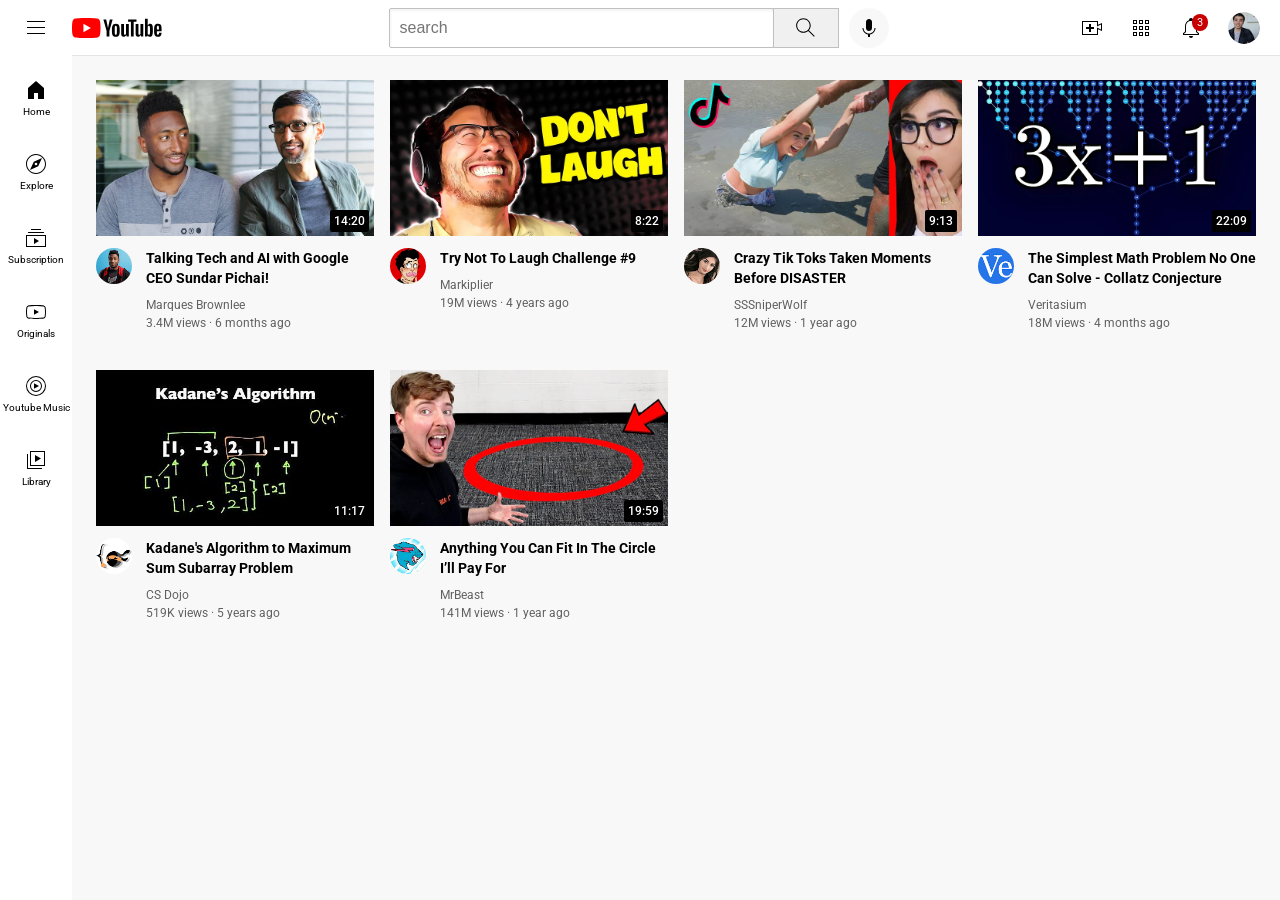
<file: index.html>
<!DOCTYPE html>
<html lang="en">
<head>
    <meta charset="UTF-8">
    <meta name="viewport" content="width=device-width, initial-scale=1.0">
    <title>Youtube.com Clone</title>
   <link rel="preconnect" href="https://fonts.googleapis.com">
<link rel="preconnect" href="https://fonts.gstatic.com" crossorigin>
<link href="https://fonts.googleapis.com/css2?family=Roboto:ital,wght@0,100..900;1,100..900&display=swap" rel="stylesheet">
<link rel="stylesheet" href="styles/generalelements.css">
<link rel="stylesheet" href="styles/headers.css">
<link rel="stylesheet" href="styles/videos.css">
<link rel="stylesheet" href="styles/side-bar.css">
</head>
<body> 
    <header  class="header">
        <div class="left-section"><img class="hamburger-menu" src="icons/hamburger-menu.svg" alt=""><img class="youtube-logo" src="icons/youtube-logo.svg" alt=""></div>
        <div class="middle-section"><input class="search-bar" type="text" placeholder="search">
        <button class="search-button"><img class="search-icon" src="icons/search.svg" alt=""><div class="tooltip">Search</div></button> 
         <button class="voice-search-button"><img class="voice-search-icon" src="icons/voice-search-icon.svg" alt=""><div class="tooltip">Search with your voice</div></button>
        </div>
        <div class="right-section"><div class="upload-icon-container"><img class="upload-icon" src="icons/upload.svg" alt=""><div class="tooltip">Create</div></div><div class="youtube-apps-icon-container"><img class="youtube-apps-icon" src="icons/youtube-apps.svg" alt=""><div class="tooltip">YouTube apps</div></div><div class="notifications-icon-container"><img class="notifications-icon" src="icons/notifications.svg" alt=""><div class="tooltip">Notifications</div><div class="notifications-count">3</div></div><img class="current-user-picture" src="channel-pictures/my-channel.jpeg" alt=""></div>
    </header>

 <nav class="side-bar">
    <div class="side-bar-link"><img src="icons/home-icon.svg"  alt=""><div>Home</div></div>
    <div class="side-bar-link"><img src="icons/explore-icon.svg" alt=""><div>Explore</div></div>
    <div class="side-bar-link"><img src="icons/subscriptions-icon.svg" alt=""><div>Subscription</div></div>
    <div class="side-bar-link"><img src="icons/originals-icon.svg" alt=""><div>Originals</div></div>
    <div class="side-bar-link"><img src="icons/youtube-music-icon.svg" alt=""><div>Youtube Music</div></div>
    <div class="side-bar-link"><img src="icons/library-icon.svg" alt=""><div>Library</div></div>
 </nav>

 <main>
 <section class="video-grid">
<div class="video-preview">
<div class="thumbnail-row">
<img class="thumbnail" src="thumbnails/thumbnail-1.webp" alt="">
<div class="video-time">14:20</div> 
</div>

<div class="video-info-grid">
<div class="channel-picture">
<img class="profile-picture" src="channel-pictures/channel-1.jpeg" alt="">
</div>
<div class="video-info">
<p class="video-title">Talking Tech and AI with Google CEO Sundar Pichai!</p>
<p class="video-author">Marques Brownlee</p>
<p class="video-stats">3.4M views &#183; 6 months ago</p>
</div>
</div>
</div>


<div class="video-preview">
<div class="thumbnail-row">
<img class="thumbnail" src="thumbnails/thumbnail-2.webp" alt="">
<div class="video-time">8:22</div> 
</div>

<div class="video-info-grid">
<div class="channel-picture">
<img class="profile-picture" src="channel-pictures/channel-2.jpeg" alt="">
</div>
<div class="video-info">
<p class="video-title">Try Not To Laugh Challenge #9</p>
<p class="video-author">Markiplier</p>
<p class="video-stats">19M views &#183; 4 years ago</p>
</div>
</div>
</div>


<div class="video-preview">
<div class="thumbnail-row">
<img class="thumbnail" src="thumbnails/thumbnail-3.webp" alt="">
<div class="video-time">9:13</div> 
</div>

<div class="video-info-grid">
<div class="channel-picture">
<img class="profile-picture" src="channel-pictures/channel-3.jpeg" alt="">
</div>
<div class="video-info">
<p class="video-title">Crazy Tik Toks Taken Moments Before DISASTER</p>
<p class="video-author">SSSniperWolf</p>
<p class="video-stats">12M views &#183; 1 year ago</p>
</div>
</div>
</div>


<div class="video-preview">
<div class="thumbnail-row">
<img class="thumbnail" src="thumbnails/thumbnail-4.webp" alt="">
<div class="video-time">22:09</div> 
</div>

<div class="video-info-grid">
<div class="channel-picture">
<img class="profile-picture" src="channel-pictures/channel-4.jpeg" alt="">
</div>
<div class="video-info">
<p class="video-title">The Simplest Math Problem No One Can Solve - Collatz Conjecture</p>
<p class="video-author">Veritasium</p>
<p class="video-stats">18M views &#183;  4 months ago</p>
</div>
</div>
</div>


<div class="video-preview">
<div class="thumbnail-row">
<img class="thumbnail" src="thumbnails/thumbnail-5.webp" alt="">
<div class="video-time">11:17</div> 
</div>

<div class="video-info-grid">
<div class="channel-picture">
<img class="profile-picture" src="channel-pictures/channel-5.jpeg" alt="">
</div>
<div class="video-info">
<p class="video-title">Kadane's Algorithm to Maximum Sum Subarray Problem</p>
<p class="video-author">CS Dojo</p>
<p class="video-stats">519K views &#183; 5 years ago</p>
</div>
</div>
</div>


<div class="video-preview">
<div class="thumbnail-row">
<img class="thumbnail" src="thumbnails/thumbnail-6.webp" alt="">
<div class="video-time">19:59</div> 
</div>


<div class="video-info-grid">
<div class="channel-picture">
<img class="profile-picture" src="channel-pictures/channel-6.jpeg" alt="">
</div>
<div class="video-info">
<p class="video-title">Anything You Can Fit In The Circle I’ll Pay For</p>
<p class="video-author">MrBeast</p>
<p class="video-stats">141M views &#183; 1 year ago</p>
</div>
</div>
</div>
</section>
</main>
</body>
</html>
</file>
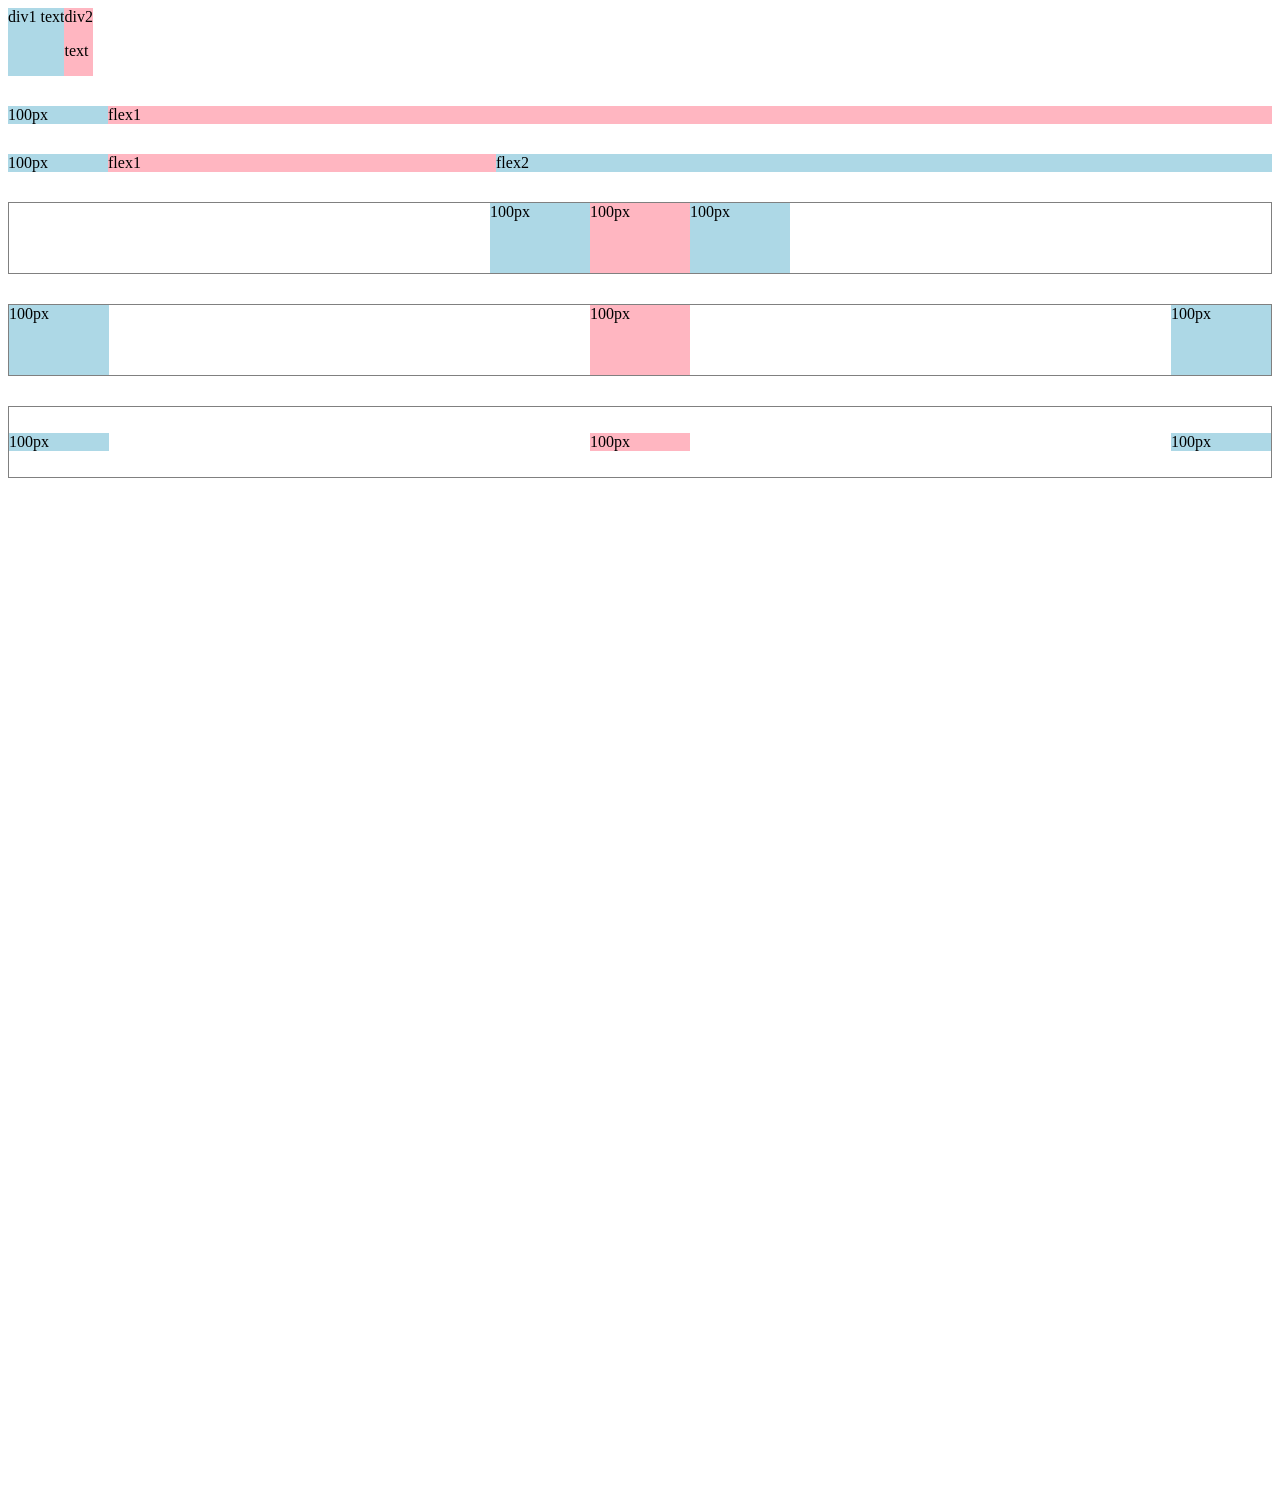
<file: flexbox.html>
<!DOCTYPE html>
<html lang="en">
<head>
    <meta charset="UTF-8">
    <meta name="viewport" content="width=device-width, initial-scale=1.0">
    <title>Flexbox practice</title>
</head>
<body style="padding-bottom: 1000px;">
    <div style="display: flex; flex-direction: row;">
 <div style="background-color: lightblue;">div1 text</div>
 <div style="background-color: lightpink;">div2 <p>text</p></div>

</div>


 <div style="display: flex; flex-direction: row; margin-top: 30px;">
 <div style="background-color: lightblue; width: 100px;">100px</div>
 <div style="background-color: lightpink; flex: 1;">flex1</div>

</div>


<div style="display: flex; flex-direction: row; margin-top: 30px;">
 <div style="background-color: lightblue; width: 100px;">100px</div>
 <div style="background-color: lightpink; flex: 1;">flex1</div>
 <div style="background-color: lightblue; width: 100px; flex: 2;">flex2</div>
 </div>


 <div style="display: flex; flex-direction: row; margin-top: 30px; height: 70px; border-width: 1px; border-style: solid; border-color: grey; justify-content: center;">
 <div style="background-color: lightblue; width: 100px;">100px</div>
 <div style="background-color: lightpink; width: 100px;">100px</div>
 <div style="background-color: lightblue; width: 100px; width: 100px;">100px</div>
 </div>


 <div style="display: flex; flex-direction: row; margin-top: 30px; height: 70px; border-width: 1px; border-style: solid; border-color: grey; justify-content: space-between;">
 <div style="background-color: lightblue; width: 100px;">100px</div>
 <div style="background-color: lightpink; width: 100px;">100px</div>
 <div style="background-color: lightblue; width: 100px; width: 100px;">100px</div>
 </div>


 <div style="display: flex; flex-direction: row; margin-top: 30px; height: 70px; border-width: 1px; border-style: solid; border-color: grey; justify-content: space-between; align-items: center;">
 <div style="background-color: lightblue; width: 100px;">100px</div>
 <div style="background-color: lightpink; width: 100px;">100px</div>
 <div style="background-color: lightblue; width: 100px; width: 100px;">100px</div>
 </div>
</body>
</html>
</file>
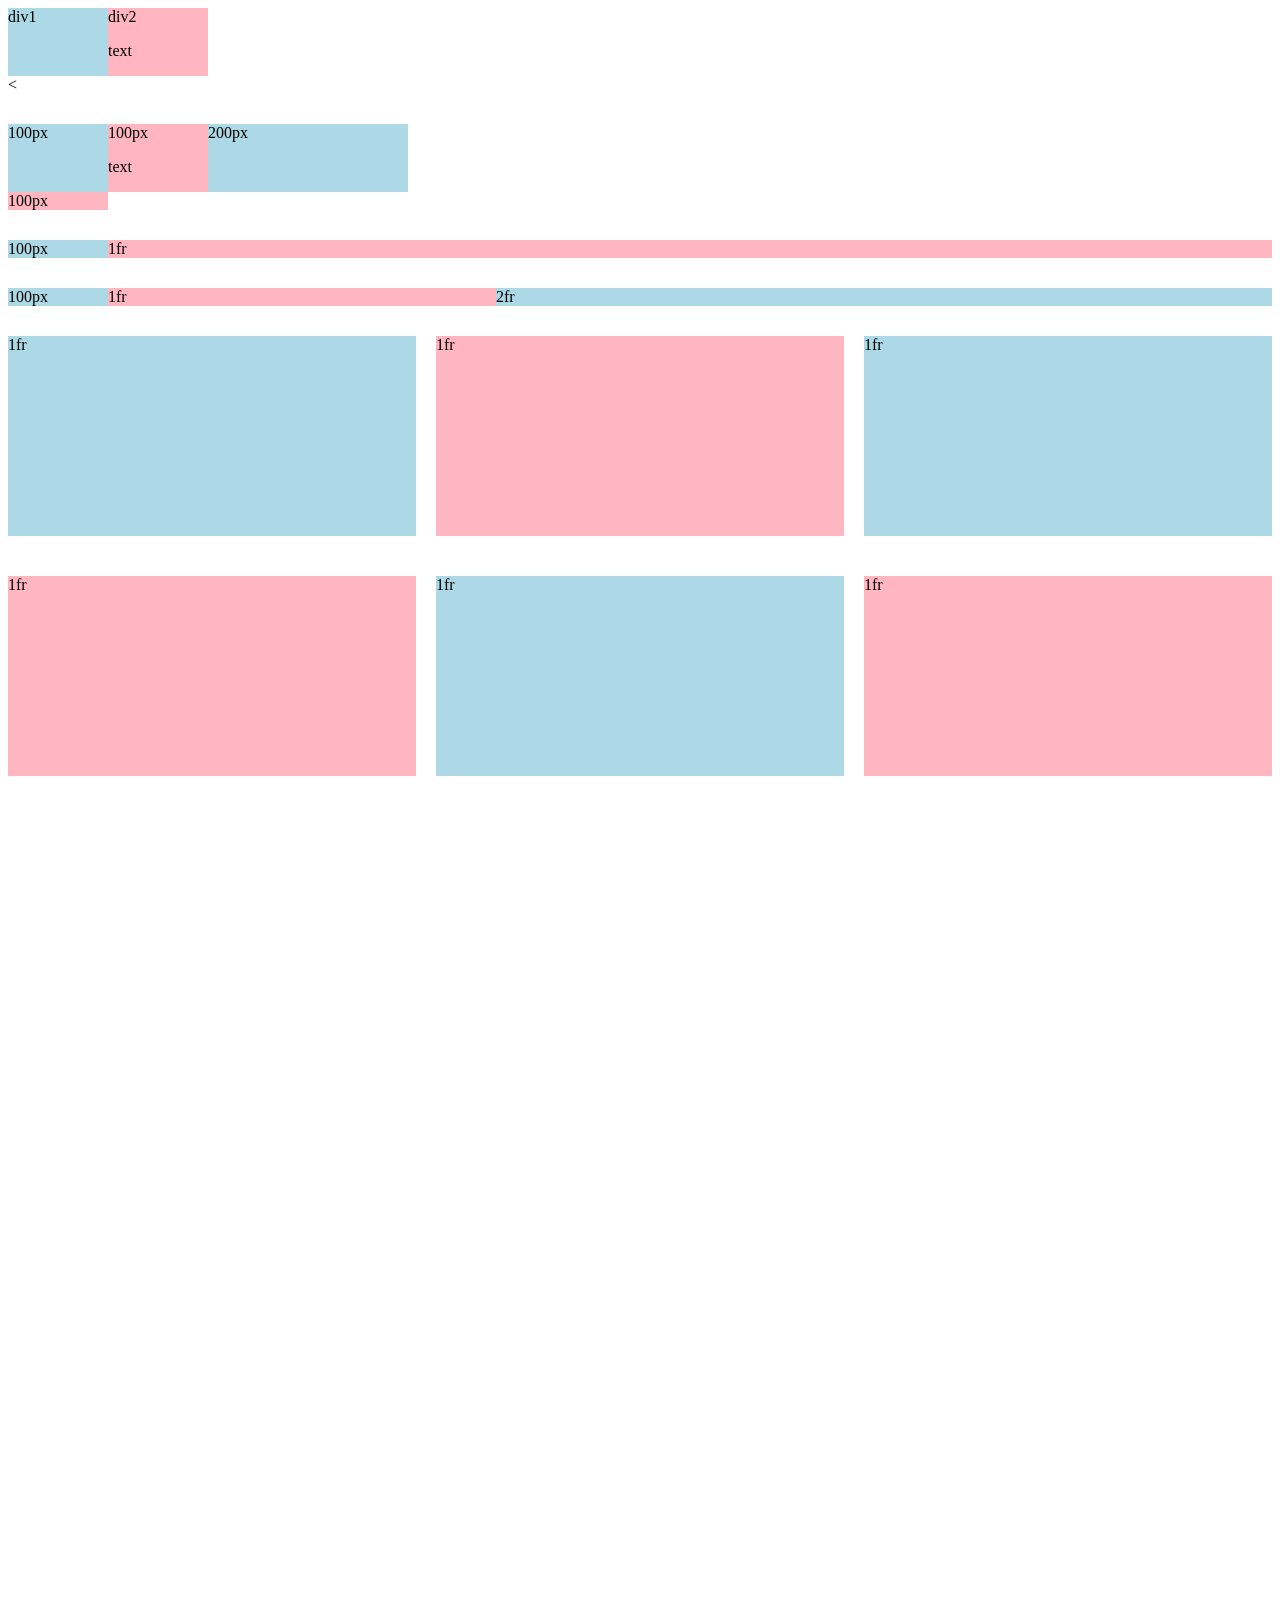
<file: grid.html>
<!DOCTYPE html>
<html lang="en">
<head>
    <meta charset="UTF-8">
    <meta name="viewport" content="width=device-width, initial-scale=1.0">
    <title>Grid practice</title>
</head>
<body style="padding-bottom: 1000px;">
   <div style=" display: grid; grid-template-columns: 100px 100px;">
     <div style="background-color: lightblue;">div1</div>
    <div style="background-color: lightpink;">div2 <p>text</p></div>
    </div>
<
    <div style="margin-top: 30px; display: grid; grid-template-columns: 100px 100px 200px;">
    <div style="background-color: lightblue;">100px</div>
     <div style="background-color: lightpink;">100px <p>text</p></div>
    <div style="background-color: lightblue;">200px</div>
    <div style="background-color: lightpink;">100px</div>   
    </div>   

 <div style="margin-top: 30px; display: grid; grid-template-columns: 100px 1fr;">
    <div style="background-color: lightblue;">100px</div>
     <div style="background-color: lightpink;">1fr</div>
</div>

<div style="margin-top: 30px; display: grid; grid-template-columns: 100px 1fr 2fr;">
    <div style="background-color: lightblue;">100px</div>
     <div style="background-color: lightpink;">1fr</div>
    <div style="background-color: lightblue;">2fr</div>
</div>

<div style="margin-top: 30px; display: grid; grid-template-columns: 1fr 1fr 1fr; column-gap: 20px; row-gap: 40px;">
    <div style="background-color: lightblue; height: 200px">1fr</div>
     <div style="background-color: lightpink; height: 200px">1fr</div>
    <div style="background-color: lightblue; height: 200px;">1fr</div>
 <div style="background-color: lightpink; height: 200px">1fr</div>
<div style="background-color: lightblue; height: 200px">1fr</div>
 <div style="background-color: lightpink; height: 200px">1fr</div>

</div>
</body>
</html>
</file>
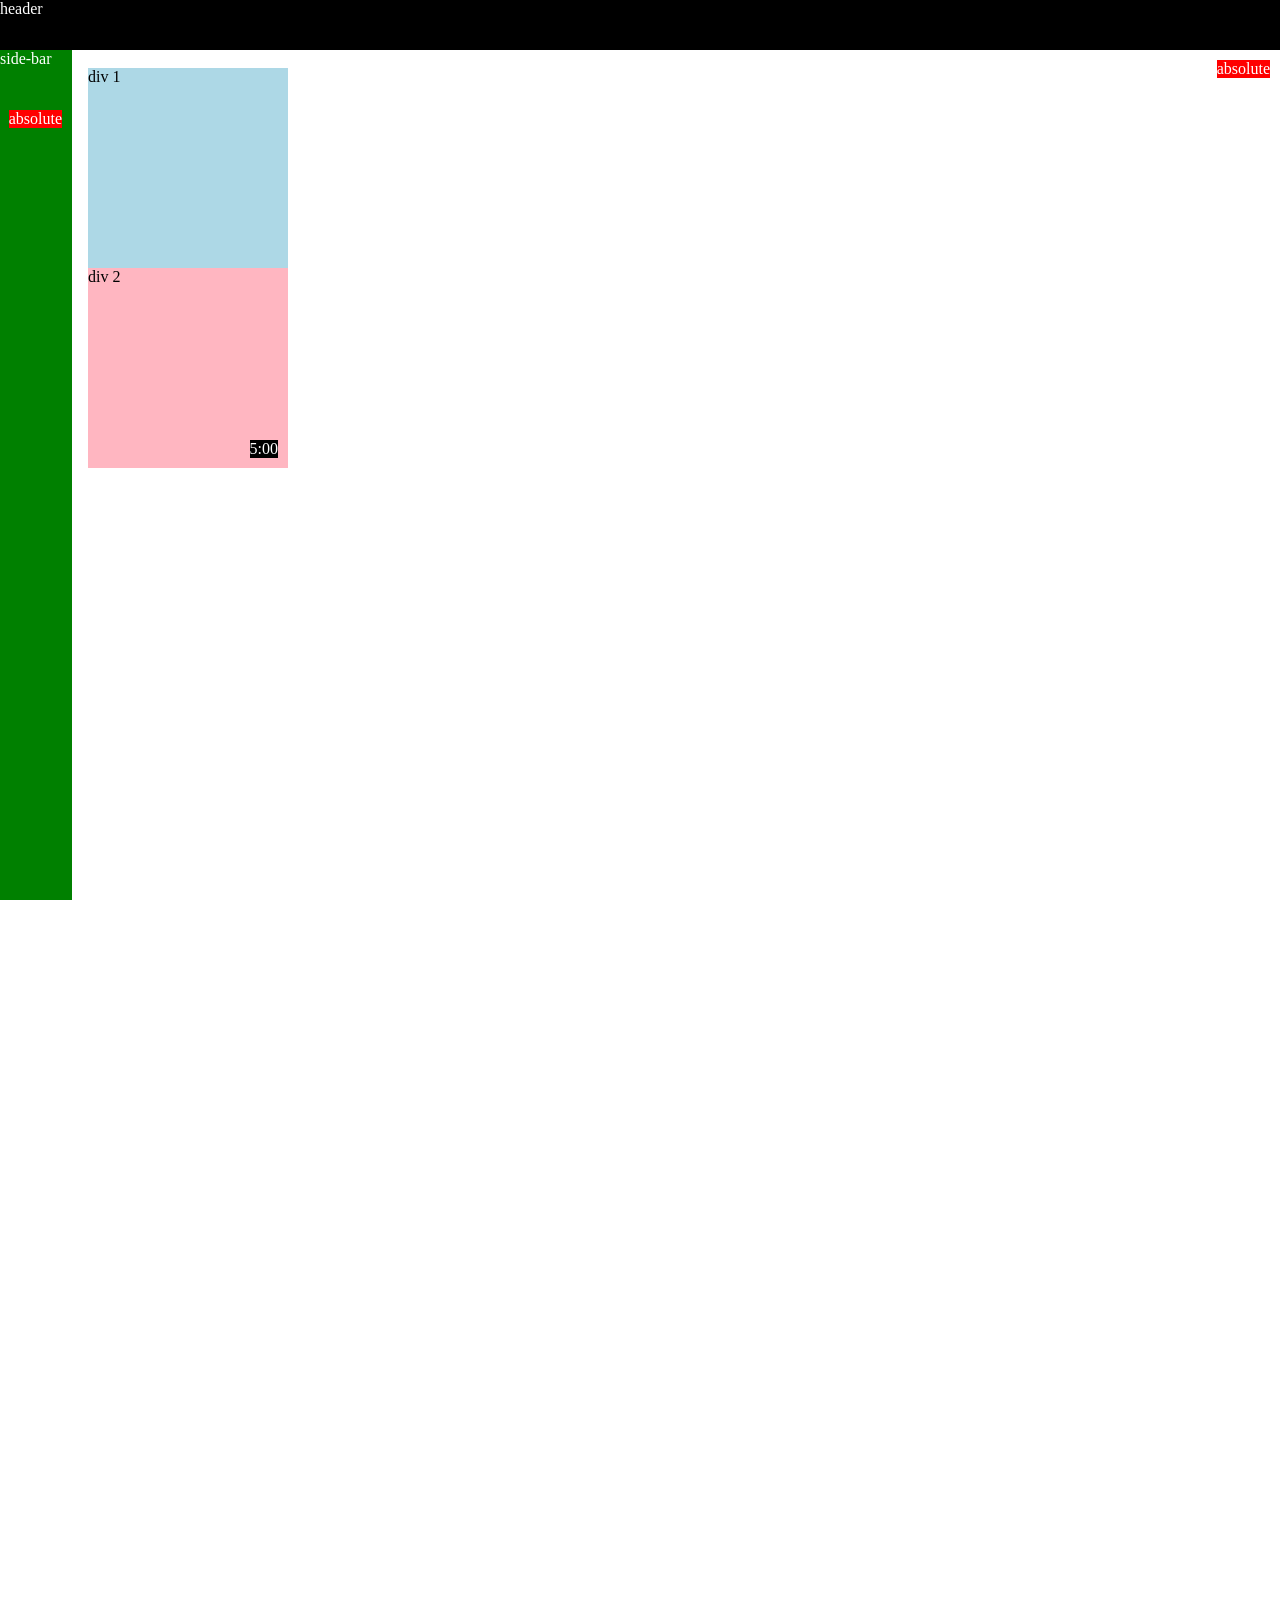
<file: position.html>
<!DOCTYPE html>
<html lang="en">
<head>
    <meta charset="UTF-8">
    <meta name="viewport" content="width=device-width, initial-scale=1.0">
    <title>Position practice</title>
</head>
<body style="height: 3000px; padding-top: 60px; padding-left: 80px;">
    <div style="background-color: black; color: white; position: fixed; top: 0; left: 0; right: 0; bottom: 0; height: 50px;">header</div>
    <div style="background-color: green; color: white; position: fixed; left: 0; bottom: 0; top: 50px; width: 72px;">side-bar  <div style="position: absolute; background-color: red; color: white; top: 60px; right: 10px;">absolute</div></div>
     <div style="position: absolute; background-color: red; color: white; top: 60px; right: 10px;">absolute</div>   
    <div style="background-color: lightblue; height: 200px; width: 200px; position: static;">div 1</div>
    <div  style="background-color: lightpink; height: 200px; width: 200px; position: relative;">div 2  <div style="position: absolute; background-color: black; color: white; bottom: 10px; right: 10px;">5:00</div></div>
</body>
</html>
</file>
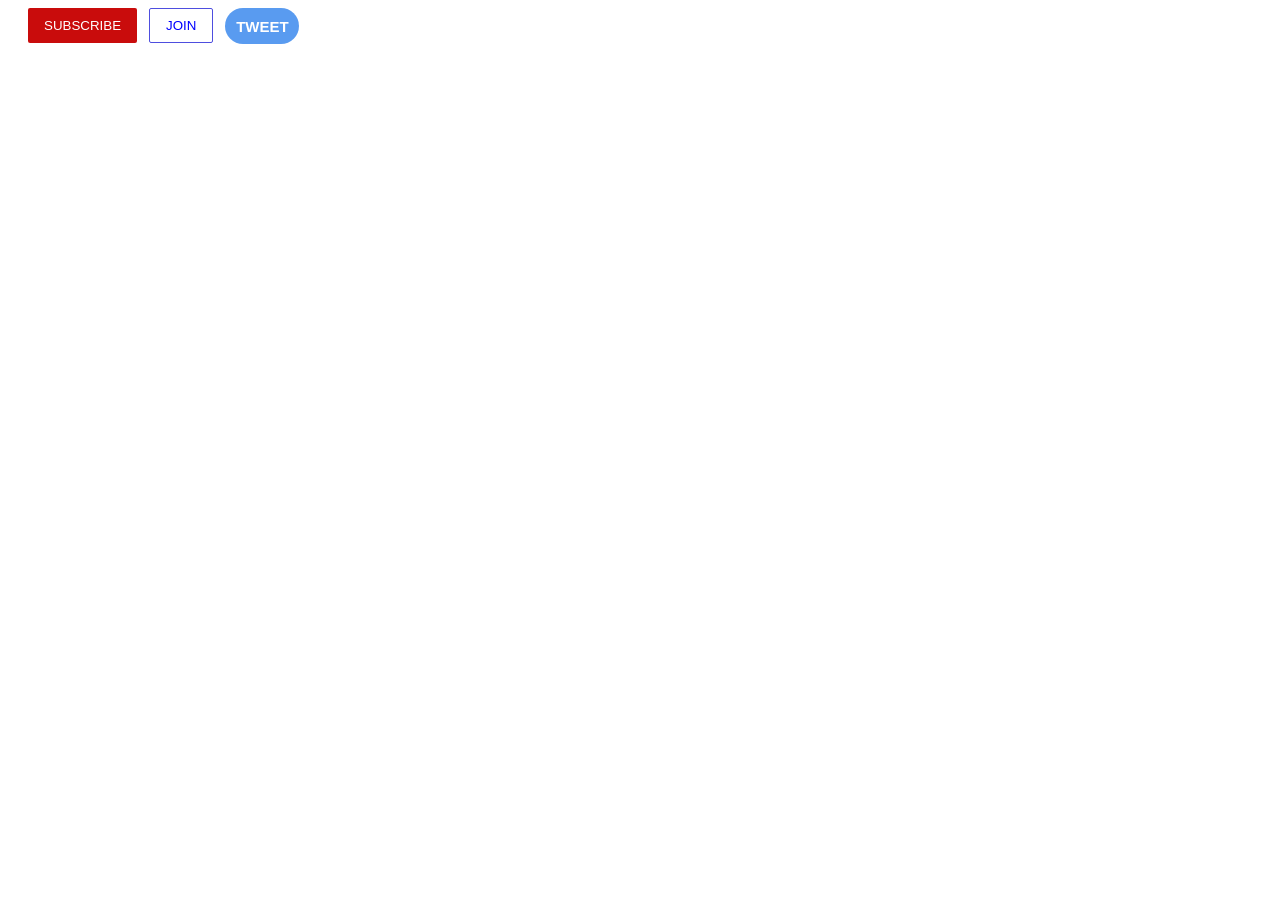
<file: intro-to-html/buttons.html>
<!DOCTYPE html>
<html lang="en">
<head>
    <meta charset="UTF-8">
    <meta name="viewport" content="width=device-width, initial-scale=1.0">
    <title>Buttons</title>
    <link rel="stylesheet" href="styles/buttons.css">
</head>
<body>  
<button class="subscribe-button">SUBSCRIBE</button>
<button class="join-button">JOIN</button>
<button class="tweet-button">TWEET</button>
</body>
</html>
</file>
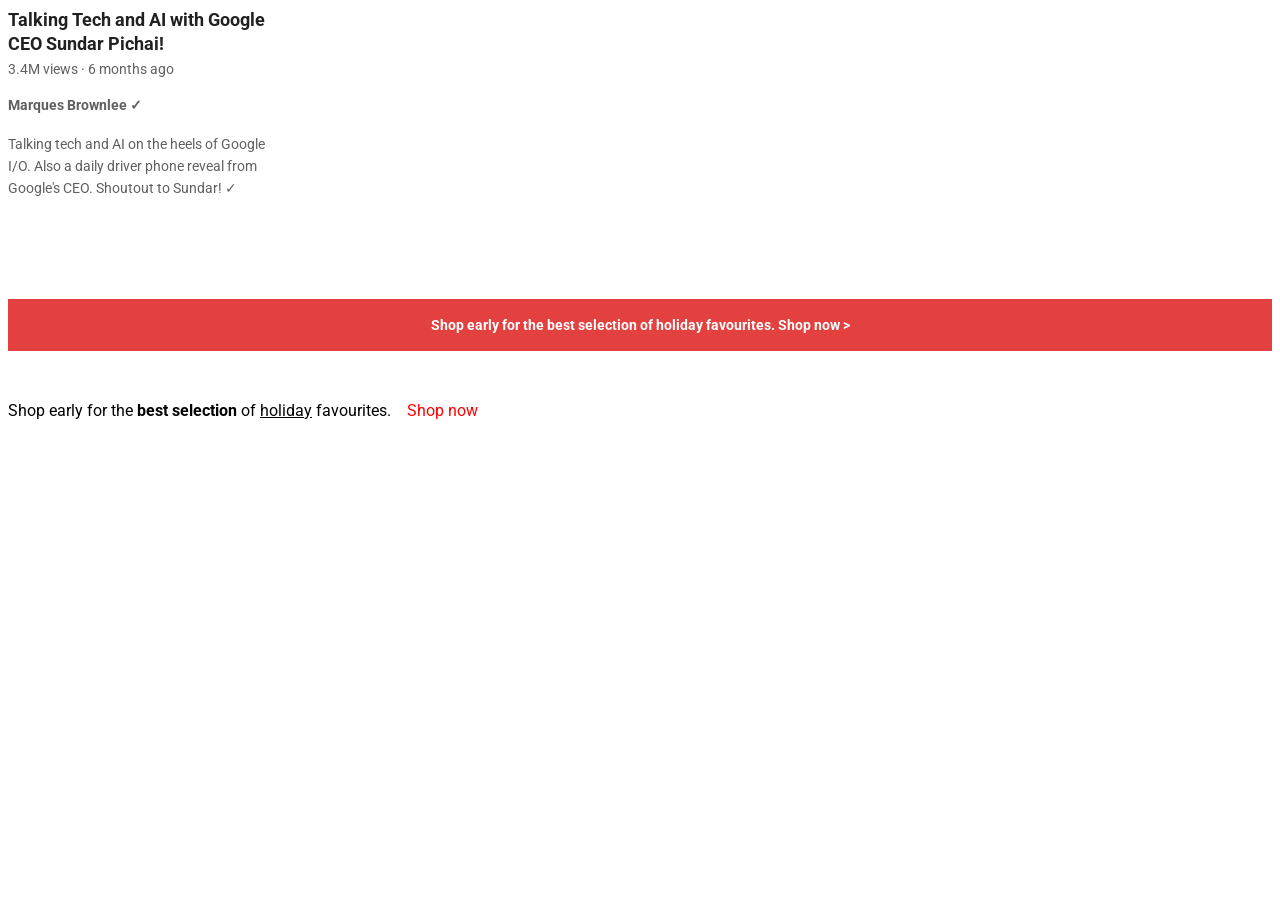
<file: intro-to-html/supersimpledevtext.html>
<!DOCTYPE html>
<html lang="en">
<head>
    <meta charset="UTF-8">
    <meta name="viewport" content="width=device-width, initial-scale=1.0">
    <title>Supersimpledev</title>
    <link rel="stylesheet" href="supersimpledev.css" />
    <link rel="preconnect" href="https://fonts.googleapis.com">
<link rel="preconnect" href="https://fonts.gstatic.com" crossorigin>
<link href="https://fonts.googleapis.com/css2?family=Roboto:ital,wght@0,100..900;1,100..900&display=swap" rel="stylesheet">
</head>
<body>
 
<p class="video-title">Talking Tech and AI with Google CEO Sundar Pichai!</p>

<p class="video-stats">3.4M views &#183; 6 months ago</p>

<p class="video-author">Marques Brownlee &#10003;</p>

<p class="video-description">Talking tech and AI on the heels of Google I/O. Also a daily driver phone reveal from Google's CEO. Shoutout to Sundar! &#10003;</p>

<p class="apple-text">Shop early for the best selection of holiday favourites. <span class="shop-link">Shop now</span> &#62;</p>

<p>Shop early for the <strong>best selection</strong> of <u>holiday</u> favourites. <span class="span-example">Shop now</span> </p>
</body>
</html>
</file>
<file: styles/generalelements.css>
p {
    margin-top: 0;
    margin-bottom: 0;
  } 

  body {
    font-family: Roboto, Arial;
    margin: 0;
    padding-top: 80px;
    padding-left: 96px;
    padding-right: 24px;
    background-color: rgb(248, 248, 248);
  }
</file>
<file: styles/headers.css>
.header {
    height: 55px;
    display: flex;
    flex-direction: row;
    justify-content: space-between;

    position: fixed;
    top: 0;
    left: 0;
    right: 0;
    z-index: 100;

    background-color: white;
    border-bottom-width: 1px;
    border-bottom-style: solid;
    border-bottom-color: rgb(228, 228, 228);
}

.left-section {
    display: flex;
    align-items: center;
}

.hamburger-menu {
    height: 24px;
    margin-left: 24px;
    margin-right: 24px;

}

.youtube-logo {
    height: 20px;
}

.middle-section {
    flex: 1;
    margin-left: 70px;
    margin-right: 35px;
    max-width: 500px;
    display: flex;
    align-items: center;
}

.search-bar {
    flex: 1;
    height: 36px;
    padding-left: 10px;
    font-size: 16px;
    border: 1px solid rgb(192, 192, 192); ;
    border-radius: 2px;
    box-shadow: inset 1px 2px 3px rgba(0, 0, 0, 0.05);
    width: 0;
}

.search-bar::placeholder {
    font-size: 16px;
}

.search-button {
    height: 40px;
    width: 66px;
    background-color: rgb(240, 240, 240);
     border-width: 1px;
    border-style: solid;
    border-color: rgb(192, 192, 192);
    margin-left: -1px;
    margin-right: 10px;
    position: relative;
}

.search-button, .voice-search-button, .upload-icon-container, .youtube-apps-icon-container, .notifications-icon-container {
    display: flex;
    justify-content: center;
    align-items: center;
     position: relative;
}

.search-button .tooltip, .voice-search-button .tooltip, .upload-icon-container .tooltip, .youtube-apps-icon-container .tooltip, .notifications-icon-container .tooltip {
    position: absolute;
    background-color: grey;
    color: white;
    padding-top: 4px;
    padding-bottom: 4px;
    padding-left: 8px;
    padding-right: 8px;
    font-size: 12px;
    bottom: -30px;
    opacity: 0;
    transition: opacity 0.15s;
    pointer-events: none;
    white-space: nowrap;
}

.search-button:hover .tooltip, .voice-search-button:hover .tooltip, .upload-icon-container:hover .tooltip, .youtube-apps-icon-container:hover .tooltip, .notifications-icon-container:hover .tooltip {
     opacity: 1;
}

.search-icon {
   height: 25px;
}

.voice-search-button {
    height: 40px;
    width: 40px;
    border-radius: 20px;
    border: none;
    background-color: rgb(248, 248, 248);
}

.voice-search-icon {
    height: 24px;
}


.right-section {
    width: 180px;
    display: flex;
    align-items: center;
    justify-content: space-between;
    margin-right: 20px;
    flex-shrink: 0;
    cursor: pointer;
}

.upload-icon {
    height: 24px; 
}

.youtube-apps-icon {
     height: 24px;
}

.notifications-icon {
    height: 24px;
}

.notifications-icon-container {
    position: relative;
}

.notifications-count {
   position: absolute;
   top: -2px;
   right: -5px;
   background-color: rgb(200, 0, 0);
   color: white;
    font-size: 11px;
    padding-left: 5px;
    padding-right: 5px;
    padding-top: 2px;
    padding-bottom: 2px;
    border-radius: 10px;
}

.current-user-picture {
    height: 32px;
    border-radius: 16px;
}
</file>
<file: styles/videos.css>
.thumbnail {
    width: 100%;
}

.video-title {
    margin-top: 0;
    font-size: 14px;
    font-weight: 700;
    line-height: 20px;
    margin-bottom: 10px;
}

.video-info-grid {
    display: grid;
    grid-template-columns: 50px 1fr;
}

.profile-picture {
    width: 36px;
    border-radius: 50px;
}

.thumbnail-row {
    margin-bottom: 8px;
    position: relative;
}

.video-author, .video-stats {
     font-size: 12px;
     color: rgb(96, 96, 96);
}

.video-author {
    margin-bottom: 4px;
}

.video-grid {
    display: grid;
    grid-template-columns: 1fr 1fr 1fr;
    column-gap: 16px;
    row-gap: 40px;
}


@media (max-width: 750px) {
   .video-grid {
  grid-template-columns: 1fr 1fr;
    }
}

@media (min-width: 751px) and (max-width: 999px) {
   .video-grid {
  grid-template-columns: 1fr 1fr 1fr;
    }
}

@media (min-width: 1000px) {
   .video-grid {
  grid-template-columns: 1fr 1fr 1fr 1fr;
    }
}

.video-time {
    font-size: 12px;
    font-weight: 500;
    padding: 4px;
    border-radius: 2px;
     background-color: black;
    color: white;
    position: absolute;
    bottom: 8px;
    right: 5px;
}
</file>
<file: styles/side-bar.css>
.side-bar {
    position: fixed;
    left: 0;
    bottom: 0;
    top: 55px;
    background-color: white;
    width: 72px;
    z-index: 200;
    padding-top: 5px;
}

.side-bar-link {
    height: 74px;
    display: flex;
    justify-content: center;
    align-items: center;
    flex-direction: column;
    cursor: pointer;
}


.side-bar-link:hover {
    background-color: rgb(235, 235, 235);
}


.side-bar-link img {
    height: 24px;
    margin-bottom: 4px;
}


.side-bar-link div {
    font-size: 10px;
}
</file>
<file: intro-to-html/styles/buttons.css>
.subscribe-button {
      background-color: rgb(201, 12, 12);  
      color: white;  
      border: none;
      border-radius: 2px;
      cursor: pointer;
      margin-right: 8px;
      margin-left: 20px;
      padding-top: 10px;
      padding-bottom: 10px;
      padding-left: 16px;
      padding-right: 16px;
      transition: opacity 0.15s;
       vertical-align: top;
    }

    .subscribe-button:hover {
        opacity: 0.8;
    }

      .subscribe-button:active {
        opacity: 0.5;
      }
            
            
    .join-button  {
background-color: white;
border-color: rgb(78, 78, 223);
border-style: solid;
border-width: 1px;
color: blue;
border-radius: 2px;
cursor: pointer;
padding-top: 9px;
padding-bottom: 9px;
padding-left: 16px;
padding-right: 16px;
 transition: background-color 0.15s, color 0.15s;
    } 

.join-button:hover {
    background-color: blue;
    color: white;
    }

    .join-button:active {
    opacity: 0.7;
    }

    .tweet-button  {
background-color: rgb(89, 155, 240);
color: white;   
border: none;
height: 36px;
width: 74px;
border-radius: 18px;
font-weight: bold;
font-size: 15px;
cursor: pointer;
margin-left: 8px;
transition: box-shadow 0.15s;
vertical-align: top;
    }

 .tweet-button:hover {
box-shadow: 5px 5px 10px rgba(0, 0, 0, 0.15);
 }
</file>
<file: intro-to-html/supersimpledev.css>
p {
        font-family: Roboto;
        margin-top: 0px;
        margin-bottom: 0px;
    }
    .video-title {
        font-size: 18px;
        font-weight: bold;
        line-height: 24px;
        width: 280px;
        margin-bottom: 5px;
        color: rgb(33, 33, 33);
    }

    .video-stats {
        font-size: 14px;
        color: rgb(96, 96, 96);
        margin-bottom: 20px;
    }

    .video-author {
        font-size: 14px;
         color: rgb(96, 96, 96);
        font-weight: bold;
        margin-bottom: 20px;
    }

    .video-description {
        font-size: 14px;
          color: rgb(96, 96, 96);
          width: 280px;
          line-height: 22px;
          margin-bottom: 100px;

    }


    .apple-text {
        margin-bottom: 50px;
        font-size: 14px;
        font-weight: bold;
        background-color: rgb(227, 65, 64);
        color: white;
        text-align: center;
        padding-top: 18px;
        padding-bottom: 18px;
        
    }

    .span-example {
        color: red;
        margin-left: 12px;
    }

    .span-example:hover {
         text-decoration: underline;
         cursor: pointer;
    }

.shop-link {
    cursor: pointer;
}


.shop-link:hover {
    text-decoration: underline;
}
</file>
